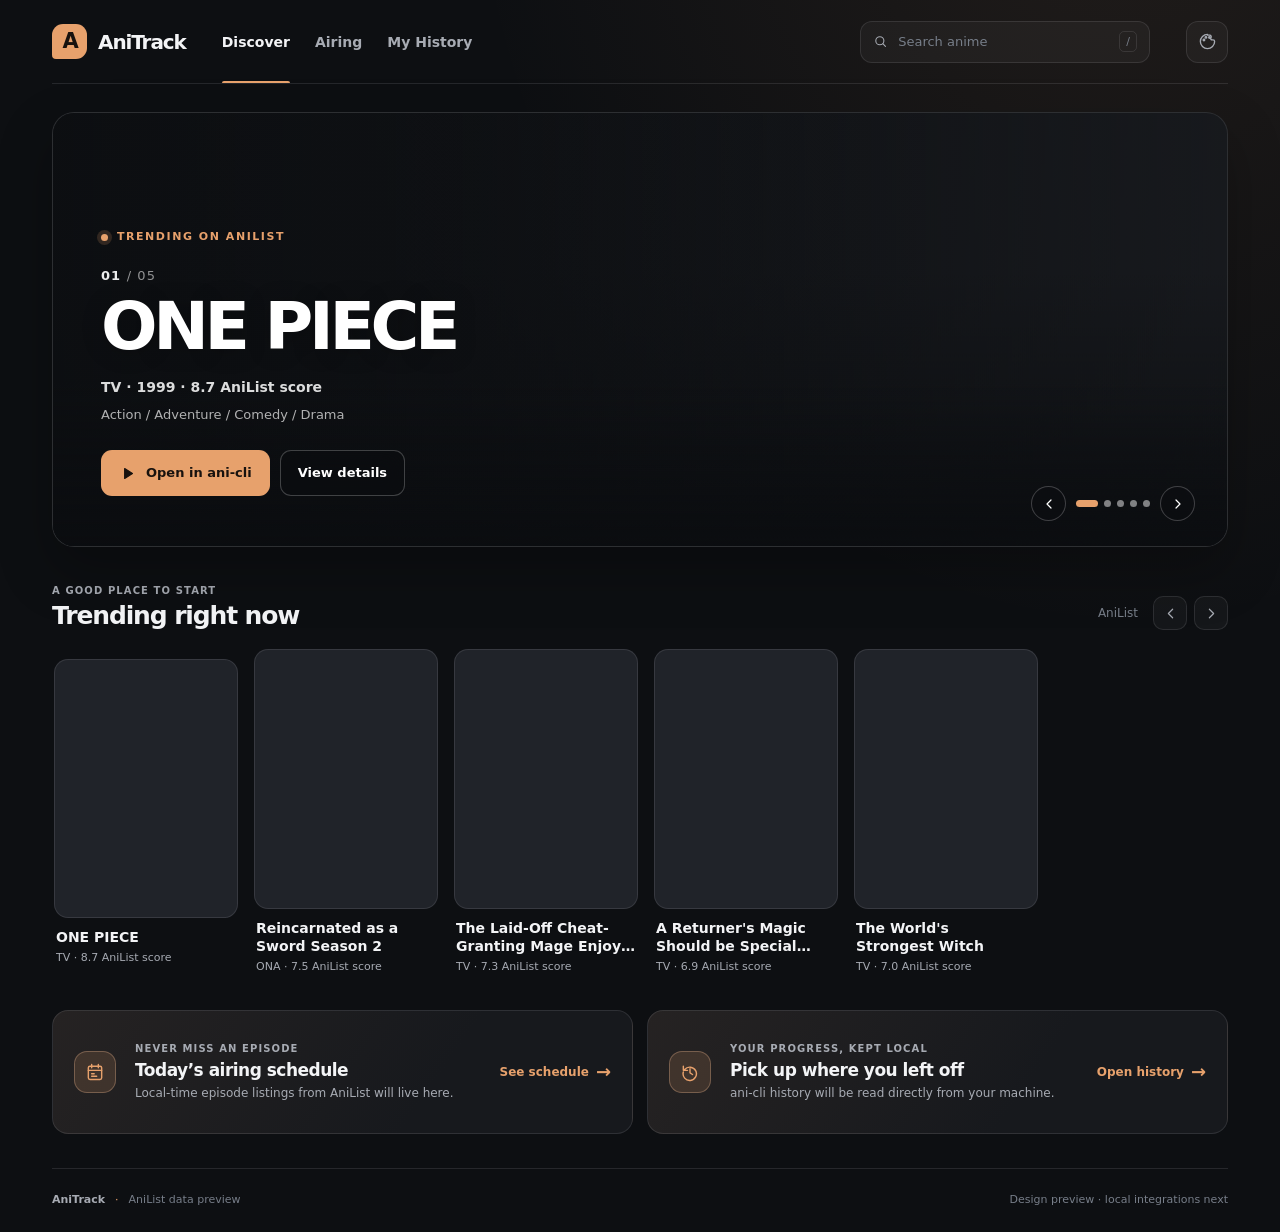
<file: modules/ii/background/widgets/anitrack/local-app/index.html>
<!doctype html>
<html lang="en">
<head>
  <meta charset="utf-8">
  <meta name="viewport" content="width=device-width, initial-scale=1">
  <meta name="theme-color" content="#0d0f12">
  <meta name="description" content="AniTrack — a local anime discovery and ani-cli companion.">
  <title>AniTrack — Discover anime</title>
  <link rel="stylesheet" href="app.css">
  <script defer src="preview-data.js"></script>
  <script defer src="app.js"></script>
</head>
<body>
  <a class="skip-link" href="#main">Skip to content</a>
  <div class="app-shell">
    <header class="topbar">
      <a class="brand" href="#discover" aria-label="AniTrack home">
        <span class="brand-mark" aria-hidden="true">A</span>
        <span class="brand-name">AniTrack</span>
      </a>

      <nav class="main-nav" aria-label="Main navigation">
        <button class="nav-link is-active" type="button" data-page="discover" aria-current="page">Discover</button>
        <button class="nav-link" type="button" data-page="airing">Airing</button>
        <button class="nav-link" type="button" data-page="history">My History</button>
      </nav>

      <form class="search-box" id="search-form" role="search">
        <label class="visually-hidden" for="search-input">Search anime titles</label>
        <svg viewBox="0 0 24 24" aria-hidden="true"><circle cx="10.8" cy="10.8" r="6.4"/><path d="m15.5 15.5 4.2 4.2"/></svg>
        <input id="search-input" type="search" placeholder="Search anime" autocomplete="off">
        <kbd aria-hidden="true">/</kbd>
      </form>

      <button class="icon-button" id="accent-toggle" type="button" aria-label="Toggle preview accent" title="Toggle preview accent">
        <svg viewBox="0 0 24 24" aria-hidden="true"><path d="M12 3a9 9 0 1 0 9 9c0-1.1-.9-2-2-2h-1.2a1.8 1.8 0 0 1-1.4-2.9A2 2 0 0 0 14.8 4H12Z"/><circle cx="7.5" cy="10" r="1"/><circle cx="10" cy="6.8" r="1"/><circle cx="14.5" cy="7" r="1"/></svg>
      </button>
    </header>

    <main id="main" tabindex="-1">
      <section class="page is-visible" id="page-discover" aria-labelledby="discover-heading">
        <h1 class="visually-hidden" id="discover-heading">Discover anime</h1>
        <section class="hero" id="hero" aria-label="Featured anime">
          <div class="hero-image" id="hero-image" aria-hidden="true"></div>
          <div class="hero-scrim" aria-hidden="true"></div>
          <div class="hero-content">
            <p class="eyebrow"><span class="live-dot" aria-hidden="true"></span><span id="hero-kicker">TRENDING ON ANILIST</span></p>
            <p class="hero-index" id="hero-index">01 <span>/ 05</span></p>
            <h2 id="hero-title">Anime title</h2>
            <p class="hero-meta" id="hero-meta"></p>
            <p class="hero-genres" id="hero-genres"></p>
            <div class="hero-actions">
              <button class="button button-primary" id="hero-launch" type="button">
                <svg viewBox="0 0 24 24" aria-hidden="true"><path d="m8 5 11 7-11 7z"/></svg>
                <span>Open in ani-cli</span>
              </button>
              <button class="button button-glass" id="hero-details" type="button">View details</button>
            </div>
          </div>
          <div class="hero-controls" aria-label="Featured anime controls">
            <button class="hero-arrow" id="hero-prev" type="button" aria-label="Previous featured anime">
              <svg viewBox="0 0 24 24" aria-hidden="true"><path d="m15 18-6-6 6-6"/></svg>
            </button>
            <div class="hero-dots" id="hero-dots" aria-label="Choose featured anime"></div>
            <button class="hero-arrow" id="hero-next" type="button" aria-label="Next featured anime">
              <svg viewBox="0 0 24 24" aria-hidden="true"><path d="m9 18 6-6-6-6"/></svg>
            </button>
          </div>
        </section>

        <section class="shelf-section" aria-labelledby="trending-heading">
          <div class="section-heading">
            <div>
              <p class="section-kicker">A good place to start</p>
              <h2 id="trending-heading">Trending right now</h2>
            </div>
            <div class="shelf-controls">
              <span class="source-label">AniList</span>
              <button class="icon-button small" id="shelf-prev" type="button" aria-label="Scroll posters left">
                <svg viewBox="0 0 24 24" aria-hidden="true"><path d="m15 18-6-6 6-6"/></svg>
              </button>
              <button class="icon-button small" id="shelf-next" type="button" aria-label="Scroll posters right">
                <svg viewBox="0 0 24 24" aria-hidden="true"><path d="m9 18 6-6-6-6"/></svg>
              </button>
            </div>
          </div>
          <div class="poster-rail" id="trending-rail" aria-live="polite"></div>
        </section>

        <section class="lower-grid">
          <article class="feature-panel schedule-teaser">
            <div class="panel-icon" aria-hidden="true">
              <svg viewBox="0 0 24 24"><rect x="4" y="5" width="16" height="16" rx="2"/><path d="M8 3v4m8-4v4M4 10h16M8 14h3m-3 3h6"/></svg>
            </div>
            <div class="panel-copy">
              <p class="section-kicker">Never miss an episode</p>
              <h2>Today’s airing schedule</h2>
              <p>Local-time episode listings from AniList will live here.</p>
            </div>
            <button class="text-action" type="button" data-open-page="airing">See schedule <span aria-hidden="true">→</span></button>
          </article>
          <article class="feature-panel history-teaser">
            <div class="panel-icon history-icon" aria-hidden="true">
              <svg viewBox="0 0 24 24"><path d="M4 5v5h5M5.6 9A8 8 0 1 1 4 12m8-4v5l3 2"/></svg>
            </div>
            <div class="panel-copy">
              <p class="section-kicker">Your progress, kept local</p>
              <h2>Pick up where you left off</h2>
              <p>ani-cli history will be read directly from your machine.</p>
            </div>
            <button class="text-action" type="button" data-open-page="history">Open history <span aria-hidden="true">→</span></button>
          </article>
        </section>
      </section>

      <section class="page" id="page-airing" aria-labelledby="airing-heading" hidden>
        <div class="page-heading">
          <div>
            <p class="section-kicker">Keep your week in sync</p>
            <h1 id="airing-heading">Airing schedule</h1>
            <p>Episode times shown in your local timezone.</p>
          </div>
          <span class="preview-badge">LOCAL PREVIEW</span>
        </div>
        <div class="weekday-row" id="weekday-row" role="group" aria-label="Choose a weekday"></div>
        <div class="schedule-layout">
          <div class="schedule-art" id="schedule-art" aria-hidden="true"></div>
          <div class="schedule-message">
            <p class="eyebrow">UP NEXT</p>
            <h2 id="schedule-day-title">This day’s lineup</h2>
            <p>Live episode times and AniList schedule entries connect in the next build. This preview avoids inventing air times.</p>
            <button class="button button-primary" type="button" data-preview-action="schedule">
              <svg viewBox="0 0 24 24" aria-hidden="true"><path d="M5 12h14m-6-6 6 6-6 6"/></svg>
              <span>Preview schedule layout</span>
            </button>
          </div>
        </div>
        <section class="shelf-section compact-shelf" aria-labelledby="currently-airing-heading">
          <div class="section-heading">
            <div>
              <p class="section-kicker">From the latest AniList result set</p>
              <h2 id="currently-airing-heading">Currently airing</h2>
            </div>
          </div>
          <div class="poster-rail" id="airing-rail"></div>
        </section>
      </section>

      <section class="page" id="page-history" aria-labelledby="history-heading" hidden>
        <div class="page-heading">
          <div>
            <p class="section-kicker">A small local footprint</p>
            <h1 id="history-heading">My History</h1>
            <p>Read from ani-cli on this computer. No viewing data is uploaded.</p>
          </div>
          <span class="local-badge"><span aria-hidden="true"></span> LOCAL ONLY</span>
        </div>
        <div class="history-empty">
          <div class="history-orbit" aria-hidden="true">
            <svg viewBox="0 0 24 24"><path d="M4 5v5h5M5.6 9A8 8 0 1 1 4 12m8-4v5l3 2"/></svg>
          </div>
          <p class="section-kicker">Your next episode is waiting</p>
          <h2>History will appear here</h2>
          <p>The full build will read your local ani-cli history and match saved titles with AniList artwork.</p>
          <button class="button button-primary" type="button" data-preview-action="history">
            <svg viewBox="0 0 24 24" aria-hidden="true"><path d="m8 5 11 7-11 7z"/></svg>
            <span>Continue with ani-cli</span>
          </button>
        </div>
      </section>
    </main>

    <footer class="app-footer">
      <span class="footer-brand">AniTrack</span>
      <span class="footer-separator" aria-hidden="true">·</span>
      <span>AniList data preview</span>
      <span class="footer-spacer"></span>
      <span class="build-note">Design preview · local integrations next</span>
    </footer>
  </div>

  <dialog class="detail-dialog" id="detail-dialog" aria-labelledby="dialog-title">
    <button class="dialog-close icon-button" id="dialog-close" type="button" aria-label="Close anime details">
      <svg viewBox="0 0 24 24" aria-hidden="true"><path d="m6 6 12 12M18 6 6 18"/></svg>
    </button>
    <div class="dialog-art" id="dialog-art" aria-hidden="true"></div>
    <div class="dialog-copy">
      <p class="eyebrow" id="dialog-kicker">ANILIST</p>
      <h2 id="dialog-title">Anime details</h2>
      <p class="dialog-meta" id="dialog-meta"></p>
      <p class="dialog-genres" id="dialog-genres"></p>
      <p class="dialog-description">Synopsis and complete details will be live in the connected app.</p>
      <button class="button button-primary" id="dialog-launch" type="button">
        <svg viewBox="0 0 24 24" aria-hidden="true"><path d="m8 5 11 7-11 7z"/></svg>
        <span>Open in ani-cli</span>
      </button>
    </div>
  </dialog>

  <div class="toast" id="toast" role="status" aria-live="polite" hidden></div>
</body>
</html>
</file>
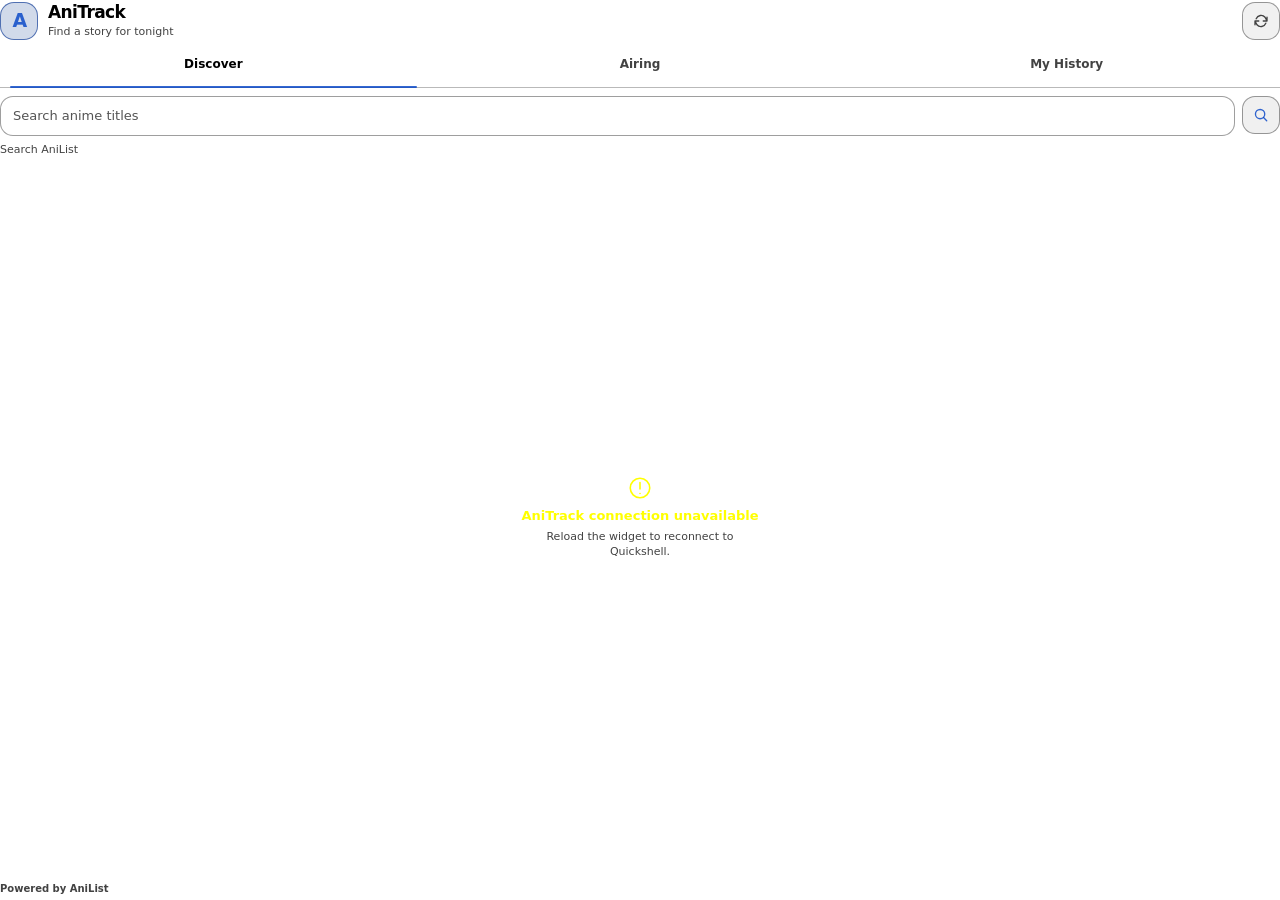
<file: modules/ii/background/widgets/anitrack/webapp/index.html>
<!doctype html>
<html lang="en">
<head>
  <meta charset="utf-8">
  <meta name="viewport" content="width=device-width, initial-scale=1, maximum-scale=1, user-scalable=no">
  <meta http-equiv="Content-Security-Policy" content="default-src 'self' qrc:; img-src 'self' https: data:; style-src 'self' 'unsafe-inline'; script-src 'self' qrc:; connect-src 'none'; font-src 'self' data:; object-src 'none'; base-uri 'none';">
  <title>AniTrack</title>
  <link rel="stylesheet" href="app.css">
  <script src="qrc:///qtwebchannel/qwebchannel.js"></script>
  <script defer src="app.js"></script>
</head>
<body>
  <div class="app" id="app">
    <header class="topbar">
      <div class="brand-mark" aria-hidden="true">A</div>
      <div class="brand-copy">
        <h1>AniTrack</h1>
        <p id="subtitle">Find a story for tonight</p>
      </div>
      <button class="icon-button" id="refresh" type="button" aria-label="Refresh current section" title="Refresh">
        <svg viewBox="0 0 24 24" aria-hidden="true"><path d="M20 7v5h-5M4 17v-5h5M5.6 9a7 7 0 0 1 11.8-2L20 12M4 12l2.6 5a7 7 0 0 0 11.8-2"/></svg>
      </button>
    </header>

    <nav class="tabs" role="tablist" aria-label="AniTrack sections">
      <button class="tab active" id="tab-discover" type="button" role="tab" aria-selected="true" aria-controls="panel-discover" data-tab="0">Discover</button>
      <button class="tab" id="tab-airing" type="button" role="tab" aria-selected="false" aria-controls="panel-airing" data-tab="1">Airing</button>
      <button class="tab" id="tab-history" type="button" role="tab" aria-selected="false" aria-controls="panel-history" data-tab="2">My History</button>
      <span class="tab-indicator" aria-hidden="true"></span>
    </nav>

    <main id="main" class="main-content">
      <section class="panel" id="panel-discover" role="tabpanel" aria-labelledby="tab-discover">
        <form class="search-form" id="search-form" role="search">
          <label class="sr-only" for="search-input">Search anime titles</label>
          <input id="search-input" type="search" placeholder="Search anime titles" autocomplete="off" enterkeyhint="search">
          <button class="icon-button search-button" type="submit" aria-label="Search AniList" title="Search">
            <svg viewBox="0 0 24 24" aria-hidden="true"><circle cx="10.8" cy="10.8" r="6.2"/><path d="m15.4 15.4 4.2 4.2"/></svg>
          </button>
        </form>
        <div class="section-heading">
          <p id="search-summary" class="section-label">Search AniList</p>
          <span id="search-count" class="count-label"></span>
        </div>
        <div class="state-message" id="search-state" role="status" aria-live="polite">
          <span class="state-icon" aria-hidden="true"><svg viewBox="0 0 24 24"><path d="M4 5h16v12H4zM8 21h8M12 17v4M8 9h8M8 13h5"/></svg></span>
          <span class="state-title">Search anime on AniList</span>
          <span class="state-detail">Enter a title to see live matches and episode details.</span>
        </div>
        <div class="card-list" id="search-results" aria-live="polite"></div>
        <button class="load-more" id="search-more" type="button" hidden>Load more results</button>
      </section>

      <section class="panel" id="panel-airing" role="tabpanel" aria-labelledby="tab-airing" hidden>
        <div class="section-heading schedule-heading">
          <div>
            <h2 id="schedule-title">This week</h2>
            <p class="section-label">Local airing times</p>
          </div>
          <span id="schedule-count" class="count-label"></span>
        </div>
        <div class="day-picker" id="day-picker" role="group" aria-label="Choose weekday"></div>
        <div class="state-message compact-state" id="schedule-state" role="status" aria-live="polite">
          <span class="state-icon" aria-hidden="true"><svg viewBox="0 0 24 24"><rect x="4" y="5" width="16" height="16" rx="2"/><path d="M8 3v4M16 3v4M4 10h16M8 14h3M8 17h6"/></svg></span>
          <span class="state-title">Choose a weekday to see its airing schedule.</span>
        </div>
        <div class="card-list" id="schedule-results"></div>
        <button class="load-more" id="schedule-more" type="button" hidden>Load more anime</button>
      </section>

      <section class="panel" id="panel-history" role="tabpanel" aria-labelledby="tab-history" hidden>
        <div class="section-heading history-heading">
          <div>
            <h2>Pick up where you left off</h2>
            <p class="section-label">Saved locally by ani-cli</p>
          </div>
          <span id="history-count" class="count-label"></span>
        </div>
        <button class="primary-button continue-button" id="continue-history" type="button">
          <svg viewBox="0 0 24 24" aria-hidden="true"><path d="m8 5 11 7-11 7z"/></svg>
          <span>Continue from history</span>
          <svg class="trailing-icon" viewBox="0 0 24 24" aria-hidden="true"><path d="M14 4h6v6M20 4l-9 9M18 13v6H4V5h6"/></svg>
        </button>
        <div class="state-message compact-state" id="history-state" role="status" aria-live="polite">
          <span class="state-icon" aria-hidden="true"><svg viewBox="0 0 24 24"><path d="M4 5h16v14H4zM8 9h8M8 13h6M8 17h4"/></svg></span>
          <span class="state-title">Reading ani-cli history…</span>
        </div>
        <div class="card-list history-list" id="history-results"></div>
      </section>

      <section class="panel detail-panel" id="panel-detail" aria-labelledby="detail-title" hidden>
        <button class="back-button" id="detail-back" type="button">
          <svg viewBox="0 0 24 24" aria-hidden="true"><path d="m14 5-7 7 7 7M8 12h12"/></svg>
          <span>Results</span>
        </button>
        <article class="detail-content" id="detail-content">
          <div class="hero-card" id="detail-hero">
            <img id="detail-poster" alt="" hidden>
            <div class="hero-scrim"></div>
            <div class="hero-copy">
              <p class="eyebrow" id="detail-meta"></p>
              <h2 id="detail-title">Anime details</h2>
              <p class="hero-facts" id="detail-facts"></p>
            </div>
          </div>
          <p class="genre-line" id="detail-genres"></p>
          <div class="synopsis-head"><h3>Synopsis</h3><span id="synopsis-hint"></span></div>
          <div class="synopsis-scroll" tabindex="0" aria-label="Anime synopsis">
            <p id="detail-synopsis">No synopsis is available for this title.</p>
          </div>
          <button class="primary-button detail-launch" id="detail-launch" type="button">
            <svg viewBox="0 0 24 24" aria-hidden="true"><path d="m8 5 11 7-11 7z"/></svg>
            <span>Open in ani-cli</span>
            <svg class="trailing-icon" viewBox="0 0 24 24" aria-hidden="true"><path d="M14 4h6v6M20 4l-9 9M18 13v6H4V5h6"/></svg>
          </button>
        </article>
      </section>
    </main>

    <footer class="footer">
      <button class="attribution" id="anilist-link" type="button">Powered by AniList</button>
      <span class="footer-spacer"></span>
      <span class="footer-status" id="footer-status" role="status" aria-live="polite"></span>
      <span class="footer-count" id="footer-count"></span>
    </footer>
  </div>
</body>
</html>
</file>
<file: modules/ii/background/widgets/anitrack/local-app/app.css>
:root {
  color-scheme: dark;
  --ink: #0d0f12;
  --surface: #17191d;
  --surface-raised: #202329;
  --surface-hover: #2a2e35;
  --text: #f3f4f6;
  --muted: #a7abb3;
  --muted-soft: #777e89;
  --line: rgba(231, 235, 241, .11);
  --line-strong: rgba(231, 235, 241, .19);
  --accent: var(--shell-primary, #e7a16c);
  --accent-ink: #18120e;
  --accent-soft: color-mix(in srgb, var(--accent) 15%, transparent);
  --sage: #9cc7b4;
  --motion-fast: 160ms;
  --motion-base: 210ms;
  --curve-out: cubic-bezier(.2, .72, .24, 1);
  --font-main: "Noto Sans", "Segoe UI", system-ui, sans-serif;
  font-family: var(--font-main);
  font-synthesis: none;
  text-rendering: optimizeLegibility;
  -webkit-font-smoothing: antialiased;
  -moz-osx-font-smoothing: grayscale;
  background: var(--ink);
  color: var(--text);
}

* { box-sizing: border-box; }
html { min-width: 320px; min-height: 100%; scroll-behavior: smooth; background: var(--ink); }
body {
  min-width: 320px;
  min-height: 100vh;
  margin: 0;
  background:
    radial-gradient(ellipse at 88% -20%, color-mix(in srgb, var(--accent) 10%, transparent), transparent 42rem),
    var(--ink);
  color: var(--text);
  font: 400 15px/1.5 var(--font-main);
}
body.accent-sage { --accent: var(--sage); --accent-ink: #101815; }
button, input { color: inherit; font: inherit; }
button { -webkit-tap-highlight-color: transparent; }
button:focus-visible, a:focus-visible, input:focus-visible {
  outline: 2px solid var(--accent);
  outline-offset: 3px;
}
button:disabled { cursor: not-allowed; opacity: .55; }
img { display: block; max-width: 100%; }
[hidden] { display: none !important; }

.app-shell { width: min(100%, 1512px); min-height: 100vh; margin: 0 auto; padding: 0 52px; }
.skip-link, .visually-hidden {
  position: absolute; width: 1px; height: 1px; padding: 0; margin: -1px; overflow: hidden;
  clip: rect(0, 0, 0, 0); white-space: nowrap; border: 0;
}
.skip-link:focus {
  z-index: 30; top: 12px; left: 12px; width: auto; height: auto; margin: 0; padding: 10px 14px;
  clip: auto; border-radius: 9px; background: var(--text); color: var(--ink); font-weight: 700;
}

.topbar {
  position: relative; z-index: 5; display: flex; align-items: center; gap: 36px;
  min-height: 84px; border-bottom: 1px solid var(--line);
}
.brand { display: inline-flex; align-items: center; gap: 11px; flex: 0 0 auto; color: var(--text); text-decoration: none; }
.brand-mark {
  display: grid; place-items: center; width: 35px; height: 35px; border-radius: 11px 11px 11px 4px;
  background: var(--accent); color: var(--accent-ink); font-size: 21px; font-weight: 850; letter-spacing: -.11em;
}
.brand-name { font-size: 20px; font-weight: 760; letter-spacing: -.055em; }
.main-nav { display: flex; align-items: stretch; align-self: stretch; gap: 25px; }
.nav-link {
  position: relative; display: inline-flex; align-items: center; padding: 2px 0 0; border: 0;
  background: transparent; color: var(--muted); font-size: 14px; font-weight: 580; cursor: pointer;
  transition: color var(--motion-fast) var(--curve-out);
}
.nav-link::after { position: absolute; right: 0; bottom: 0; left: 0; height: 2px; border-radius: 9px 9px 0 0; background: transparent; content: ""; }
.nav-link.is-active { color: var(--text); font-weight: 700; }
.nav-link.is-active::after { background: var(--accent); }
.search-box {
  display: flex; align-items: center; width: min(290px, 28vw); min-width: 190px; height: 42px; gap: 10px;
  margin-left: auto; padding: 0 12px; border: 1px solid var(--line); border-radius: 12px; background: rgba(255,255,255,.035);
  color: var(--muted); transition: border-color var(--motion-fast) var(--curve-out), background var(--motion-fast) var(--curve-out);
}
.search-box:focus-within { border-color: color-mix(in srgb, var(--accent) 72%, var(--line)); background: var(--surface); }
.search-box svg, .icon-button svg, .button svg, .panel-icon svg, .history-orbit svg {
  width: 19px; height: 19px; fill: none; stroke: currentColor; stroke-width: 1.7; stroke-linecap: round; stroke-linejoin: round;
}
.search-box input { width: 100%; min-width: 0; padding: 0; border: 0; outline: 0; background: transparent; color: var(--text); font-size: 13px; }
.search-box input::placeholder { color: var(--muted-soft); }
.search-box kbd { padding: 2px 6px; border: 1px solid var(--line); border-radius: 5px; color: var(--muted-soft); font: 11px/1.4 var(--font-main); }
.icon-button {
  display: inline-grid; place-items: center; flex: 0 0 auto; width: 42px; height: 42px; padding: 0;
  border: 1px solid var(--line); border-radius: 12px; background: rgba(255,255,255,.035); color: var(--muted); cursor: pointer;
  transition: color var(--motion-fast) var(--curve-out), border-color var(--motion-fast) var(--curve-out), background var(--motion-fast) var(--curve-out), transform var(--motion-fast) var(--curve-out);
}
.icon-button.small { width: 34px; height: 34px; border-radius: 10px; }
.icon-button.small svg { width: 17px; height: 17px; }

main { outline: 0; }
.page { padding: 28px 0 34px; }
.page.is-visible { animation: page-in 210ms var(--curve-out) both; }
@keyframes page-in { from { opacity: .72; transform: translateY(5px); } to { opacity: 1; transform: translateY(0); } }

.hero {
  position: relative; display: flex; align-items: flex-end; min-height: clamp(350px, 34vw, 470px); overflow: hidden;
  isolation: isolate; border: 1px solid rgba(255,255,255,.09); border-radius: 22px; background: #181a1e;
  box-shadow: 0 24px 54px rgba(0,0,0,.26);
}
.hero-image, .hero-scrim { position: absolute; z-index: -1; inset: 0; }
.hero-image { background-position: center right; background-size: cover; transform: scale(1.005); }
.hero-scrim { background: linear-gradient(0deg, rgba(10,12,15,.72) 0%, transparent 38%), linear-gradient(90deg, rgba(12,14,17,.33) 0%, transparent 80%); }
.hero-content { position: relative; width: min(660px, 68%); padding: 42px 48px 50px; }
.eyebrow, .section-kicker {
  margin: 0; color: var(--accent); font-size: 11px; font-weight: 800; letter-spacing: .14em; line-height: 1.3; text-transform: uppercase;
}
.eyebrow { display: flex; align-items: center; gap: 9px; }
.live-dot { width: 7px; height: 7px; border-radius: 50%; background: var(--accent); box-shadow: 0 0 0 4px color-mix(in srgb, var(--accent) 17%, transparent); }
.hero-index { margin: 22px 0 8px; color: rgba(255,255,255,.92); font-size: 13px; font-weight: 760; letter-spacing: .08em; font-variant-numeric: tabular-nums; }
.hero-index span { color: rgba(255,255,255,.55); font-weight: 500; }
.hero h2 { max-width: 650px; margin: 0; color: #fff; font-size: clamp(38px, 5.2vw, 68px); font-weight: 820; letter-spacing: -.065em; line-height: .99; text-wrap: pretty; text-shadow: 0 2px 22px rgba(0,0,0,.25); }
.hero-meta { margin: 17px 0 0; color: rgba(255,255,255,.86); font-size: 14px; font-weight: 590; text-wrap: pretty; }
.hero-genres { margin: 7px 0 0; color: rgba(255,255,255,.68); font-size: 13px; }
.hero-actions { display: flex; flex-wrap: wrap; gap: 10px; margin-top: 26px; }
.button {
  display: inline-flex; align-items: center; justify-content: center; min-height: 46px; gap: 10px; padding: 0 17px;
  border: 1px solid transparent; border-radius: 11px; font-size: 13px; font-weight: 750; cursor: pointer;
  transition: color var(--motion-fast) var(--curve-out), background var(--motion-fast) var(--curve-out), border-color var(--motion-fast) var(--curve-out), transform var(--motion-fast) var(--curve-out);
}
.button svg { width: 17px; height: 17px; }
.button-primary { background: var(--accent); color: var(--accent-ink); }
.button-primary svg { fill: currentColor; stroke: currentColor; }
.button-glass { border-color: rgba(255,255,255,.22); background: rgba(12,14,17,.4); color: #fff; backdrop-filter: blur(12px); }
.hero-controls { position: absolute; right: 32px; bottom: 25px; display: flex; align-items: center; gap: 10px; }
.hero-arrow { display: grid; place-items: center; width: 35px; height: 35px; padding: 0; border: 1px solid rgba(255,255,255,.21); border-radius: 50%; background: rgba(12,14,17,.42); color: #fff; cursor: pointer; }
.hero-arrow svg { width: 16px; height: 16px; fill: none; stroke: currentColor; stroke-width: 1.8; stroke-linecap: round; stroke-linejoin: round; }
.hero-dots { display: flex; align-items: center; gap: 6px; }
.hero-dot { width: 7px; height: 7px; padding: 0; border: 0; border-radius: 5px; background: rgba(255,255,255,.48); cursor: pointer; transition: width var(--motion-fast) var(--curve-out), background var(--motion-fast) var(--curve-out); }
.hero-dot.is-active { width: 22px; background: var(--accent); }

.shelf-section { margin-top: 37px; }
.section-heading { display: flex; align-items: flex-end; justify-content: space-between; gap: 16px; margin-bottom: 18px; }
.section-kicker { color: var(--muted); font-size: 10px; letter-spacing: .11em; }
.section-heading h2, .page-heading h1 { margin: 5px 0 0; color: var(--text); font-size: 25px; font-weight: 760; letter-spacing: -.045em; line-height: 1.12; text-wrap: pretty; }
.shelf-controls { display: flex; align-items: center; gap: 7px; }
.source-label { margin-right: 8px; color: var(--muted-soft); font-size: 12px; }
.poster-rail { display: grid; grid-auto-columns: minmax(145px, 184px); grid-auto-flow: column; gap: 16px; overflow-x: auto; padding: 1px 2px 13px; scrollbar-width: thin; scrollbar-color: var(--line-strong) transparent; scroll-snap-type: x proximity; }
.poster-card { min-width: 0; padding: 0; border: 0; background: transparent; color: inherit; text-align: left; cursor: pointer; scroll-snap-align: start; }
.poster-art { position: relative; display: block; aspect-ratio: 2 / 2.82; overflow: hidden; border: 1px solid var(--line); border-radius: 14px; background: var(--surface-raised); }
.poster-art::after { position: absolute; inset: 40% 0 0; background: linear-gradient(0deg, rgba(0,0,0,.38), transparent); content: ""; opacity: 0; transition: opacity var(--motion-fast) var(--curve-out); }
.poster-art img { width: 100%; height: 100%; object-fit: cover; transition: transform 260ms var(--curve-out); }
.poster-fallback { display: grid; place-items: center; color: var(--muted); font-size: 34px; font-weight: 800; }
.poster-copy { display: flex; flex-direction: column; gap: 4px; padding: 10px 2px 0; }
.poster-title { display: -webkit-box; overflow: hidden; color: var(--text); font-size: 14px; font-weight: 680; line-height: 1.34; text-wrap: pretty; -webkit-box-orient: vertical; -webkit-line-clamp: 2; }
.poster-meta { overflow: hidden; color: var(--muted); font-size: 11px; line-height: 1.35; text-overflow: ellipsis; white-space: nowrap; }
.rail-empty { grid-column: 1 / -1; margin: 10px 0; color: var(--muted); font-size: 14px; }

.lower-grid { display: grid; grid-template-columns: repeat(2, minmax(0, 1fr)); gap: 14px; margin-top: 22px; }
.feature-panel { display: grid; grid-template-columns: 45px minmax(0, 1fr) auto; align-items: center; min-height: 124px; gap: 16px; padding: 21px; border: 1px solid var(--line); border-radius: 16px; background: linear-gradient(125deg, color-mix(in srgb, var(--accent) 7%, var(--surface)), var(--surface) 65%); }
.panel-icon { display: grid; place-items: center; width: 42px; height: 42px; border: 1px solid color-mix(in srgb, var(--accent) 25%, var(--line)); border-radius: 13px; background: var(--accent-soft); color: var(--accent); }
.panel-icon svg { width: 20px; height: 20px; }
.panel-copy { min-width: 0; }
.panel-copy h2 { margin: 5px 0 3px; color: var(--text); font-size: 17px; font-weight: 730; letter-spacing: -.03em; line-height: 1.2; text-wrap: pretty; }
.panel-copy p:last-child { margin: 0; color: var(--muted); font-size: 12px; }
.text-action { display: inline-flex; align-items: center; gap: 7px; padding: 8px 0 8px 8px; border: 0; background: transparent; color: var(--accent); font-size: 12px; font-weight: 740; white-space: nowrap; cursor: pointer; }
.text-action span { font-size: 18px; line-height: 1; }

.page-heading { display: flex; align-items: flex-end; justify-content: space-between; gap: 20px; margin: 20px 0 26px; }
.page-heading h1 { margin-top: 8px; font-size: clamp(30px, 4vw, 42px); }
.page-heading > div > p:last-child { margin: 9px 0 0; color: var(--muted); font-size: 14px; }
.preview-badge, .local-badge { display: inline-flex; align-items: center; flex: 0 0 auto; gap: 8px; padding: 8px 11px; border: 1px solid var(--line); border-radius: 99px; color: var(--muted); font-size: 10px; font-weight: 750; letter-spacing: .1em; }
.local-badge span { width: 7px; height: 7px; border-radius: 50%; background: #89c9a9; }
.weekday-row { display: grid; grid-template-columns: repeat(7, minmax(0, 1fr)); gap: 8px; margin-bottom: 19px; }
.weekday-button { min-height: 43px; border: 1px solid var(--line); border-radius: 11px; background: var(--surface); color: var(--muted); font-size: 13px; font-weight: 640; cursor: pointer; transition: color var(--motion-fast) var(--curve-out), background var(--motion-fast) var(--curve-out), border-color var(--motion-fast) var(--curve-out); }
.weekday-button[aria-pressed="true"] { border-color: color-mix(in srgb, var(--accent) 45%, var(--line)); background: var(--accent-soft); color: var(--accent); }
.schedule-layout { display: grid; grid-template-columns: minmax(0, 1.1fr) minmax(280px, .9fr); min-height: 260px; overflow: hidden; border: 1px solid var(--line); border-radius: 18px; background: var(--surface); }
.schedule-art { min-height: 260px; background-position: center; background-size: cover; }
.schedule-message { display: flex; flex-direction: column; align-items: flex-start; justify-content: center; padding: clamp(24px, 4vw, 46px); }
.schedule-message h2 { margin: 10px 0 8px; font-size: 24px; letter-spacing: -.04em; }
.schedule-message p:not(.eyebrow) { max-width: 430px; margin: 0 0 22px; color: var(--muted); font-size: 14px; }
.compact-shelf { margin-top: 34px; }

.history-empty { display: flex; flex-direction: column; align-items: center; justify-content: center; min-height: 390px; padding: 42px 20px; border: 1px solid var(--line); border-radius: 20px; background: radial-gradient(ellipse at 50% 10%, var(--accent-soft), transparent 46%), var(--surface); text-align: center; }
.history-orbit { display: grid; place-items: center; width: 72px; height: 72px; margin-bottom: 22px; border: 1px solid color-mix(in srgb, var(--accent) 35%, var(--line)); border-radius: 24px; background: var(--accent-soft); color: var(--accent); }
.history-orbit svg { width: 29px; height: 29px; }
.history-empty h2 { margin: 8px 0 6px; font-size: 27px; letter-spacing: -.045em; }
.history-empty > p:not(.section-kicker) { max-width: 460px; margin: 0 0 22px; color: var(--muted); font-size: 14px; }

.app-footer { display: flex; align-items: center; min-height: 64px; gap: 10px; border-top: 1px solid var(--line); color: var(--muted-soft); font-size: 11px; }
.footer-brand { color: var(--muted); font-weight: 700; }
.footer-separator { color: var(--accent); }
.footer-spacer { flex: 1; }
.build-note { color: var(--muted-soft); }

.detail-dialog { position: fixed; width: min(640px, calc(100vw - 32px)); max-height: min(88vh, 760px); padding: 0; overflow: auto; border: 1px solid var(--line-strong); border-radius: 20px; background: var(--surface); color: var(--text); box-shadow: 0 28px 90px rgba(0,0,0,.58); }
.detail-dialog::backdrop { background: rgba(5,6,8,.74); backdrop-filter: blur(7px); }
.dialog-close { position: absolute; z-index: 2; top: 14px; right: 14px; border-color: rgba(255,255,255,.2); background: rgba(12,14,17,.58); color: #fff; }
.dialog-art { min-height: 240px; background-position: center; background-size: cover; }
.dialog-copy { padding: 24px 28px 28px; }
.dialog-copy h2 { margin: 8px 0; font-size: 32px; letter-spacing: -.05em; line-height: 1.08; text-wrap: pretty; }
.dialog-meta, .dialog-genres { margin: 7px 0; color: var(--muted); font-size: 13px; }
.dialog-description { margin: 18px 0 21px; color: var(--muted); font-size: 14px; }

.toast { position: fixed; z-index: 10; right: 24px; bottom: 24px; max-width: min(420px, calc(100vw - 48px)); padding: 13px 16px; border: 1px solid var(--line-strong); border-radius: 12px; background: #24272d; color: var(--text); font-size: 13px; box-shadow: 0 16px 45px rgba(0,0,0,.32); opacity: 0; transform: translateY(7px); transition: opacity 160ms var(--curve-out), transform 160ms var(--curve-out); }
.toast.is-visible { opacity: 1; transform: translateY(0); }

@media (hover: hover) and (pointer: fine) {
  .nav-link:hover { color: var(--text); }
  .icon-button:hover, .hero-arrow:hover { border-color: color-mix(in srgb, var(--accent) 60%, var(--line)); background: var(--accent-soft); color: var(--text); }
  .button-primary:hover { filter: brightness(1.07); transform: translateY(-1px); }
  .button-glass:hover { border-color: rgba(255,255,255,.42); background: rgba(12,14,17,.62); }
  .poster-card:hover .poster-art { border-color: color-mix(in srgb, var(--accent) 58%, var(--line)); }
  .poster-card:hover .poster-art img { transform: scale(1.035); }
  .poster-card:hover .poster-art::after { opacity: 1; }
  .text-action:hover { color: var(--text); }
  .weekday-button:hover { border-color: var(--line-strong); color: var(--text); }
  .weekday-button[aria-pressed="true"]:hover { border-color: var(--accent); color: var(--accent); }
}
.button:active, .icon-button:active, .hero-arrow:active, .weekday-button:active { transform: scale(.98); }

@media (max-width: 1050px) {
  .app-shell { padding-right: 32px; padding-left: 32px; }
  .topbar { gap: 25px; }
  .main-nav { gap: 18px; }
  .hero { min-height: 390px; }
  .hero-content { width: min(620px, 76%); padding-left: 36px; }
  .poster-rail { grid-auto-columns: minmax(145px, 170px); gap: 13px; }
  .feature-panel { grid-template-columns: 42px minmax(0, 1fr); }
  .feature-panel .text-action { grid-column: 2; justify-self: start; padding: 0; }
}
@media (max-width: 760px) {
  .app-shell { padding: 0 20px; }
  .topbar { min-height: 72px; flex-wrap: wrap; gap: 14px; padding: 13px 0 12px; }
  .brand-mark { width: 32px; height: 32px; }
  .brand-name { font-size: 18px; }
  .main-nav { order: 3; width: 100%; height: 40px; gap: 23px; }
  .nav-link { font-size: 13px; }
  .search-box { width: auto; min-width: 0; flex: 1; margin-left: auto; }
  .icon-button:not(.small) { width: 40px; height: 40px; }
  .page { padding-top: 20px; }
  .hero { min-height: 430px; border-radius: 17px; }
  .hero-image { background-position: 62% center; }
  .hero-scrim { background: linear-gradient(0deg, rgba(10,12,15,.95) 0%, rgba(10,12,15,.48) 60%, rgba(10,12,15,.08) 100%); }
  .hero-content { width: 100%; padding: 30px 25px 66px; }
  .hero h2 { max-width: 530px; font-size: clamp(36px, 8vw, 54px); }
  .hero-controls { right: 20px; bottom: 18px; }
  .shelf-section { margin-top: 29px; }
  .section-heading h2 { font-size: 22px; }
  .poster-rail { grid-auto-columns: minmax(135px, 42vw); gap: 12px; margin-right: -20px; padding-right: 20px; }
  .lower-grid { grid-template-columns: 1fr; gap: 10px; }
  .feature-panel { grid-template-columns: 42px minmax(0, 1fr); min-height: 112px; padding: 17px; }
  .schedule-layout { grid-template-columns: 1fr; }
  .schedule-art { min-height: 185px; }
  .schedule-message { padding: 24px; }
  .weekday-row { gap: 5px; }
  .weekday-button { min-height: 40px; font-size: 12px; }
  .page-heading { align-items: flex-start; flex-direction: column; }
  .history-empty { min-height: 340px; }
}
@media (max-width: 480px) {
  .app-shell { padding: 0 14px; }
  .topbar { gap: 11px; }
  .brand { gap: 8px; }
  .brand-name { font-size: 17px; }
  .search-box { height: 38px; gap: 7px; padding: 0 9px; }
  .search-box kbd { display: none; }
  .icon-button:not(.small) { width: 38px; height: 38px; }
  .main-nav { gap: 18px; }
  .hero { min-height: 390px; }
  .hero-content { padding-right: 20px; padding-left: 20px; }
  .hero-meta { font-size: 12px; }
  .hero-genres { font-size: 11px; }
  .hero-actions { gap: 8px; margin-top: 20px; }
  .button { min-height: 43px; padding-right: 12px; padding-left: 12px; font-size: 12px; }
  .hero-controls { right: 15px; bottom: 15px; }
  .section-heading { align-items: center; }
  .section-heading h2 { font-size: 20px; }
  .source-label { display: none; }
  .poster-rail { grid-auto-columns: minmax(128px, 44vw); }
  .feature-panel { grid-template-columns: 38px minmax(0, 1fr); gap: 11px; }
  .panel-icon { width: 38px; height: 38px; }
  .panel-copy h2 { font-size: 15px; }
  .panel-copy p:last-child { font-size: 11px; }
  .text-action { grid-column: 2; justify-self: start; padding: 0; font-size: 11px; }
  .weekday-row { grid-template-columns: repeat(4, minmax(0, 1fr)); }
  .weekday-button:nth-child(n+5) { grid-column: span 1; }
  .app-footer { flex-wrap: wrap; min-height: 70px; padding: 14px 0; }
  .build-note { flex-basis: 100%; }
  .dialog-copy { padding: 20px; }
  .dialog-copy h2 { font-size: 26px; }
}
@media (prefers-reduced-motion: reduce) {
  *, *::before, *::after { scroll-behavior: auto !important; animation-duration: .01ms !important; animation-iteration-count: 1 !important; transition-duration: .01ms !important; }
}
</file>
<file: modules/ii/background/widgets/anitrack/webapp/app.css>
* { box-sizing: border-box; }

:root {
  color-scheme: light dark;
  --panel: Canvas;
  --surface: color-mix(in srgb, Canvas 94%, CanvasText);
  --card: color-mix(in srgb, Canvas 90%, CanvasText);
  --hover: color-mix(in srgb, Highlight 22%, Canvas);
  --outline: color-mix(in srgb, CanvasText 38%, transparent);
  --text: CanvasText;
  --secondary: color-mix(in srgb, CanvasText 74%, Canvas);
  --primary: Highlight;
  --mint: LinkText;
  --error: Mark;
  --error-container: color-mix(in srgb, Mark 24%, Canvas);
  --on-primary: HighlightText;
  --font-main: system-ui;
  --motion: 150ms;
  font-synthesis: none;
  text-rendering: optimizeLegibility;
}

html, body {
  width: 100%;
  height: 100%;
  min-width: 0;
  min-height: 0;
  margin: 0;
  overflow: hidden;
  background: transparent;
}

body {
  color: var(--text);
  font: 13px/1.35 var(--font-main), sans-serif;
  -webkit-font-smoothing: antialiased;
  user-select: none;
}

button, input { font: inherit; }
button { color: inherit; appearance: none; -webkit-appearance: none; }
button:focus-visible, input:focus-visible, .synopsis-scroll:focus-visible {
  outline: 2px solid var(--mint);
  outline-offset: 2px;
}
button:disabled { opacity: 0.58; cursor: default; }

.app {
  display: flex;
  flex-direction: column;
  gap: 8px;
  width: 100%;
  height: 100%;
  min-height: 0;
  padding: 0;
  background: transparent;
}

.topbar {
  display: flex;
  align-items: center;
  flex: 0 0 42px;
  min-width: 0;
  gap: 10px;
}

.brand-mark {
  display: grid;
  place-items: center;
  width: 38px;
  height: 38px;
  flex: 0 0 38px;
  border: 1px solid color-mix(in srgb, var(--primary) 56%, var(--outline));
  border-radius: 14px;
  background: color-mix(in srgb, var(--primary) 16%, var(--surface));
  color: var(--primary);
  font-size: 19px;
  font-weight: 750;
  letter-spacing: -0.08em;
}

.brand-copy { min-width: 0; flex: 1; }
.brand-copy h1 {
  margin: 0;
  color: var(--text);
  font-size: 17px;
  font-weight: 700;
  line-height: 1.05;
  letter-spacing: -0.035em;
}
.brand-copy p {
  overflow: hidden;
  margin: 4px 0 0;
  color: var(--secondary);
  font-size: 11px;
  line-height: 1.15;
  text-overflow: ellipsis;
  white-space: nowrap;
}

.icon-button {
  display: inline-grid;
  place-items: center;
  width: 38px;
  height: 38px;
  flex: 0 0 38px;
  border: 1px solid var(--outline);
  border-radius: 13px;
  background: color-mix(in srgb, var(--surface) 92%, transparent);
  color: var(--secondary);
  cursor: pointer;
  transition: color var(--motion) ease, background var(--motion) ease, border-color var(--motion) ease, transform var(--motion) ease;
}
.icon-button svg, .search-form svg, .state-icon svg, .primary-button svg, .back-button svg {
  width: 18px;
  height: 18px;
  fill: none;
  stroke: currentColor;
  stroke-width: 1.8;
  stroke-linecap: round;
  stroke-linejoin: round;
}
.icon-button:hover { border-color: var(--primary); background: var(--hover); color: var(--text); }
.icon-button:active, .primary-button:active, .day-button:active { transform: scale(0.975); }

.tabs {
  position: relative;
  display: grid;
  grid-template-columns: repeat(3, minmax(0, 1fr));
  flex: 0 0 38px;
  align-items: stretch;
  border-bottom: 1px solid color-mix(in srgb, var(--outline) 72%, transparent);
}
.tab {
  position: relative;
  z-index: 1;
  min-width: 0;
  padding: 0 5px 8px;
  border: 0;
  background: transparent;
  color: var(--secondary);
  font-size: 12px;
  font-weight: 550;
  cursor: pointer;
  transition: color var(--motion) ease;
}
.tab:hover { color: var(--text); }
.tab.active { color: var(--text); font-weight: 700; }
.tab-indicator {
  position: absolute;
  bottom: -1px;
  left: 0;
  width: calc((100% / 3) - 20px);
  height: 2px;
  margin-left: 10px;
  border-radius: 999px;
  background: var(--primary);
  transform: translateX(calc(var(--tab-index, 0) * (100% + 20px)));
  transition: transform var(--motion) cubic-bezier(.2,.75,.25,1), background var(--motion) ease;
}

.main-content { flex: 1 1 auto; min-height: 0; position: relative; }
.panel {
  display: flex;
  flex-direction: column;
  gap: 7px;
  width: 100%;
  height: 100%;
  min-height: 0;
}
.panel[hidden] { display: none; }

.search-form { display: flex; flex: 0 0 40px; gap: 7px; min-width: 0; }
.search-form input {
  appearance: none;
  -webkit-appearance: none;
  min-width: 0;
  flex: 1;
  padding: 0 12px;
  border: 1px solid var(--outline);
  border-radius: 13px;
  background: var(--panel);
  color: var(--text);
  outline: none;
  transition: border-color var(--motion) ease, background var(--motion) ease, box-shadow var(--motion) ease;
}
.search-form input::placeholder { color: var(--secondary); opacity: 0.9; }
.search-form input:focus { border-color: var(--primary); box-shadow: 0 0 0 2px color-mix(in srgb, var(--primary) 24%, transparent); }
.search-form input::-webkit-search-cancel-button { cursor: pointer; }
.search-button { background: var(--surface); color: var(--primary); }
.section-heading {
  display: flex;
  align-items: center;
  justify-content: space-between;
  flex: 0 0 auto;
  min-width: 0;
  gap: 8px;
}
.section-label, .count-label { margin: 0; color: var(--secondary); font-size: 11px; }
.section-label { overflow: hidden; text-overflow: ellipsis; white-space: nowrap; }
.count-label { flex: 0 0 auto; font-variant-numeric: tabular-nums; }
.schedule-heading h2, .history-heading h2 {
  overflow: hidden;
  margin: 0 0 2px;
  color: var(--text);
  font-size: 14px;
  font-weight: 680;
  line-height: 1.15;
  text-overflow: ellipsis;
  white-space: nowrap;
}

.card-list {
  display: flex;
  flex: 1 1 auto;
  flex-direction: column;
  min-height: 0;
  gap: 7px;
  padding: 1px 2px 4px 1px;
  overflow-x: hidden;
  overflow-y: auto;
  scrollbar-color: color-mix(in srgb, var(--outline) 75%, transparent) transparent;
  scrollbar-width: thin;
}
.card-list:empty { display: none; }
.anime-card {
  display: flex;
  position: relative;
  flex: 0 0 105px;
  min-width: 0;
  gap: 10px;
  padding: 7px;
  overflow: hidden;
  border: 1px solid var(--outline);
  border-radius: 15px;
  background: color-mix(in srgb, var(--card) 96%, transparent);
  transition: background var(--motion) ease, border-color var(--motion) ease, transform var(--motion) ease;
}
.anime-card.featured { flex-basis: 137px; padding: 8px; background: color-mix(in srgb, var(--surface) 96%, transparent); }
.anime-card:hover { border-color: color-mix(in srgb, var(--primary) 65%, var(--outline)); background: var(--hover); }
.poster {
  position: relative;
  display: grid;
  place-items: center;
  width: 62px;
  flex: 0 0 62px;
  height: 100%;
  overflow: hidden;
  border-radius: 10px;
  background: color-mix(in srgb, var(--primary) 12%, var(--panel));
  color: var(--secondary);
}
.featured .poster { width: 88px; flex-basis: 88px; }
.poster img { width: 100%; height: 100%; object-fit: cover; }
.poster svg { width: 23px; height: 23px; fill: none; stroke: currentColor; stroke-width: 1.5; }
.card-copy { display: flex; flex: 1; flex-direction: column; min-width: 0; gap: 3px; }
.eyebrow { margin: 0; color: var(--mint); font-size: 9px; font-weight: 720; letter-spacing: .11em; text-transform: uppercase; }
.card-title {
  display: -webkit-box;
  overflow: hidden;
  margin: 0;
  color: var(--text);
  font-size: 12px;
  font-weight: 680;
  line-height: 1.25;
  overflow-wrap: anywhere;
  -webkit-box-orient: vertical;
  -webkit-line-clamp: 2;
}
.featured .card-title { font-size: 14px; }
.card-meta, .card-score { overflow: hidden; margin: 0; color: var(--secondary); font-size: 10px; text-overflow: ellipsis; white-space: nowrap; }
.card-score { color: var(--mint); font-variant-numeric: tabular-nums; }
.card-actions { display: flex; gap: 6px; margin-top: auto; }
.primary-button, .secondary-button, .load-more, .continue-button, .day-button, .back-button, .attribution {
  border: 1px solid transparent;
  cursor: pointer;
  transition: color var(--motion) ease, background var(--motion) ease, border-color var(--motion) ease, transform var(--motion) ease;
}
.primary-button {
  display: inline-flex;
  align-items: center;
  justify-content: flex-start;
  min-width: 0;
  min-height: 31px;
  gap: 7px;
  padding: 0 10px;
  border-radius: 10px;
  background: var(--primary);
  color: var(--on-primary);
  font-size: 11px;
  font-weight: 700;
  text-align: left;
}
.primary-button:hover { background: var(--hover); color: var(--text); border-color: var(--primary); }
.primary-button svg { width: 16px; height: 16px; flex: 0 0 16px; }
.primary-button span { overflow: hidden; text-overflow: ellipsis; white-space: nowrap; }
.secondary-button {
  min-width: 60px;
  min-height: 31px;
  padding: 0 8px;
  border-color: var(--outline);
  border-radius: 10px;
  background: transparent;
  color: var(--secondary);
  font-size: 11px;
  font-weight: 600;
}
.secondary-button:hover { border-color: var(--primary); color: var(--text); }
.card-actions .primary-button { flex: 1; }
.load-more {
  flex: 0 0 34px;
  min-height: 34px;
  border-color: var(--outline);
  border-radius: 11px;
  background: var(--surface);
  color: var(--primary);
  font-size: 11px;
  font-weight: 650;
}
.load-more:hover { border-color: var(--primary); background: var(--hover); }
.load-more[hidden] { display: none; }

.state-message {
  display: flex;
  flex: 1 1 auto;
  flex-direction: column;
  align-items: center;
  justify-content: center;
  min-height: 80px;
  gap: 6px;
  padding: 12px 20px;
  color: var(--secondary);
  text-align: center;
}
.state-message[hidden] { display: none; }
.state-icon { display: grid; place-items: center; color: var(--primary); }
.state-icon svg { width: 26px; height: 26px; fill: none; stroke: currentColor; stroke-width: 1.45; stroke-linecap: round; stroke-linejoin: round; }
.state-title { color: var(--text); font-size: 13px; font-weight: 650; }
.state-detail { max-width: 250px; color: var(--secondary); font-size: 11px; }
.state-message.error .state-icon, .state-message.error .state-title { color: var(--error); }
.state-message.loading .state-icon svg { animation: soft-spin 1.2s linear infinite; }
@keyframes soft-spin { to { transform: rotate(360deg); } }

.day-picker { display: grid; grid-template-columns: repeat(7, minmax(0, 1fr)); flex: 0 0 32px; gap: 4px; }
.day-button {
  min-width: 0;
  min-height: 30px;
  padding: 0 2px;
  border-color: transparent;
  border-radius: 9px;
  background: var(--panel);
  color: var(--secondary);
  font-size: 10px;
  font-weight: 600;
}
.day-button:hover { border-color: var(--outline); background: var(--hover); color: var(--text); }
.day-button[aria-pressed="true"] { background: var(--primary); color: var(--on-primary); font-weight: 720; }
.compact-state { min-height: 80px; }
.compact-state .state-icon svg { width: 24px; height: 24px; }
.schedule-card { flex-basis: 96px; align-items: stretch; }
.schedule-card .poster { width: 59px; flex-basis: 59px; }
.schedule-copy { display: flex; flex: 1; flex-direction: column; min-width: 0; gap: 4px; }
.schedule-copy .card-title { font-size: 12px; }
.schedule-time { margin-top: auto; color: var(--mint); font-size: 10px; font-weight: 650; }
.schedule-action { flex: 0 0 auto; align-self: flex-end; padding: 0; border: 0; background: transparent; color: var(--primary); font-size: 10px; font-weight: 650; text-align: right; cursor: pointer; }

.history-heading { flex: 0 0 35px; }
.continue-button { flex: 0 0 40px; width: 100%; min-height: 40px; }
.continue-button .trailing-icon, .detail-launch .trailing-icon { margin-left: auto; }
.history-card { flex-basis: 82px; align-items: center; }
.history-card .poster { width: 49px; flex-basis: 49px; }
.history-copy { display: flex; flex: 1; flex-direction: column; min-width: 0; align-self: stretch; gap: 4px; }
.history-episode { margin-top: auto; color: var(--secondary); font-size: 10px; }
.history-open { flex: 0 0 auto; align-self: center; min-width: 54px; }

.detail-panel { gap: 6px; }
.back-button { display: inline-flex; align-items: center; align-self: flex-start; flex: 0 0 30px; gap: 5px; padding: 0 8px; border-color: var(--outline); border-radius: 9px; background: var(--surface); color: var(--text); font-size: 11px; font-weight: 620; }
.back-button:hover { border-color: var(--primary); background: var(--hover); }
.back-button svg { width: 15px; height: 15px; }
.detail-content { display: flex; flex: 1; flex-direction: column; min-height: 0; gap: 6px; }
.hero-card { position: relative; flex: 0 0 152px; min-height: 0; overflow: hidden; border: 1px solid var(--outline); border-radius: 15px; background: var(--surface); }
.hero-card > img { position: absolute; inset: 0; width: 100%; height: 100%; object-fit: cover; opacity: .58; }
.hero-card > img[hidden] { display: none; }
.hero-scrim { position: absolute; inset: 0; background: linear-gradient(180deg, color-mix(in srgb, var(--panel) 14%, transparent), color-mix(in srgb, var(--panel) 95%, transparent)); }
.hero-copy { position: absolute; inset: auto 12px 10px; z-index: 1; }
.hero-copy .eyebrow { margin-bottom: 5px; }
.hero-copy h2 { display: -webkit-box; overflow: hidden; margin: 0; color: var(--text); font-size: 18px; font-weight: 720; line-height: 1.1; letter-spacing: -.02em; -webkit-box-orient: vertical; -webkit-line-clamp: 2; }
.hero-facts { overflow: hidden; margin: 5px 0 0; color: var(--secondary); font-size: 10px; text-overflow: ellipsis; white-space: nowrap; }
.genre-line { overflow: hidden; flex: 0 0 auto; margin: 0; color: var(--secondary); font-size: 10px; text-overflow: ellipsis; white-space: nowrap; }
.synopsis-head { display: flex; align-items: baseline; justify-content: space-between; flex: 0 0 auto; gap: 6px; }
.synopsis-head h3 { margin: 0; color: var(--text); font-size: 12px; font-weight: 680; }
.synopsis-head span { color: var(--secondary); font-size: 9px; }
.synopsis-scroll { flex: 1 1 auto; min-height: 36px; overflow: auto; padding: 1px 2px 2px 0; scrollbar-width: thin; scrollbar-color: color-mix(in srgb, var(--outline) 75%, transparent) transparent; }
.synopsis-scroll p { margin: 0; color: var(--secondary); font-size: 11px; line-height: 1.45; white-space: pre-line; user-select: text; }
.detail-launch { flex: 0 0 39px; min-height: 39px; width: 100%; }

.footer { display: flex; align-items: center; flex: 0 0 20px; min-width: 0; gap: 8px; }
.attribution { min-height: 22px; padding: 0; border: 0; background: transparent; color: var(--secondary); font-size: 10px; font-weight: 550; }
.attribution:hover { color: var(--primary); }
.footer-spacer { flex: 1; }
.footer-status { overflow: hidden; max-width: 54%; color: var(--secondary); font-size: 10px; text-overflow: ellipsis; white-space: nowrap; }
.footer-status.error { color: var(--error); }
.footer-count { flex: 0 0 auto; color: var(--secondary); font-size: 10px; font-variant-numeric: tabular-nums; }
.sr-only { position: absolute; width: 1px; height: 1px; padding: 0; margin: -1px; overflow: hidden; clip: rect(0, 0, 0, 0); white-space: nowrap; border: 0; }

@media (prefers-reduced-motion: reduce) {
  *, *::before, *::after { scroll-behavior: auto !important; animation-duration: .01ms !important; animation-iteration-count: 1 !important; transition-duration: .01ms !important; }
}
.reduce-motion *, .reduce-motion *::before, .reduce-motion *::after {
  scroll-behavior: auto !important;
  animation-duration: .01ms !important;
  animation-iteration-count: 1 !important;
  transition-duration: .01ms !important;
}
</file>
